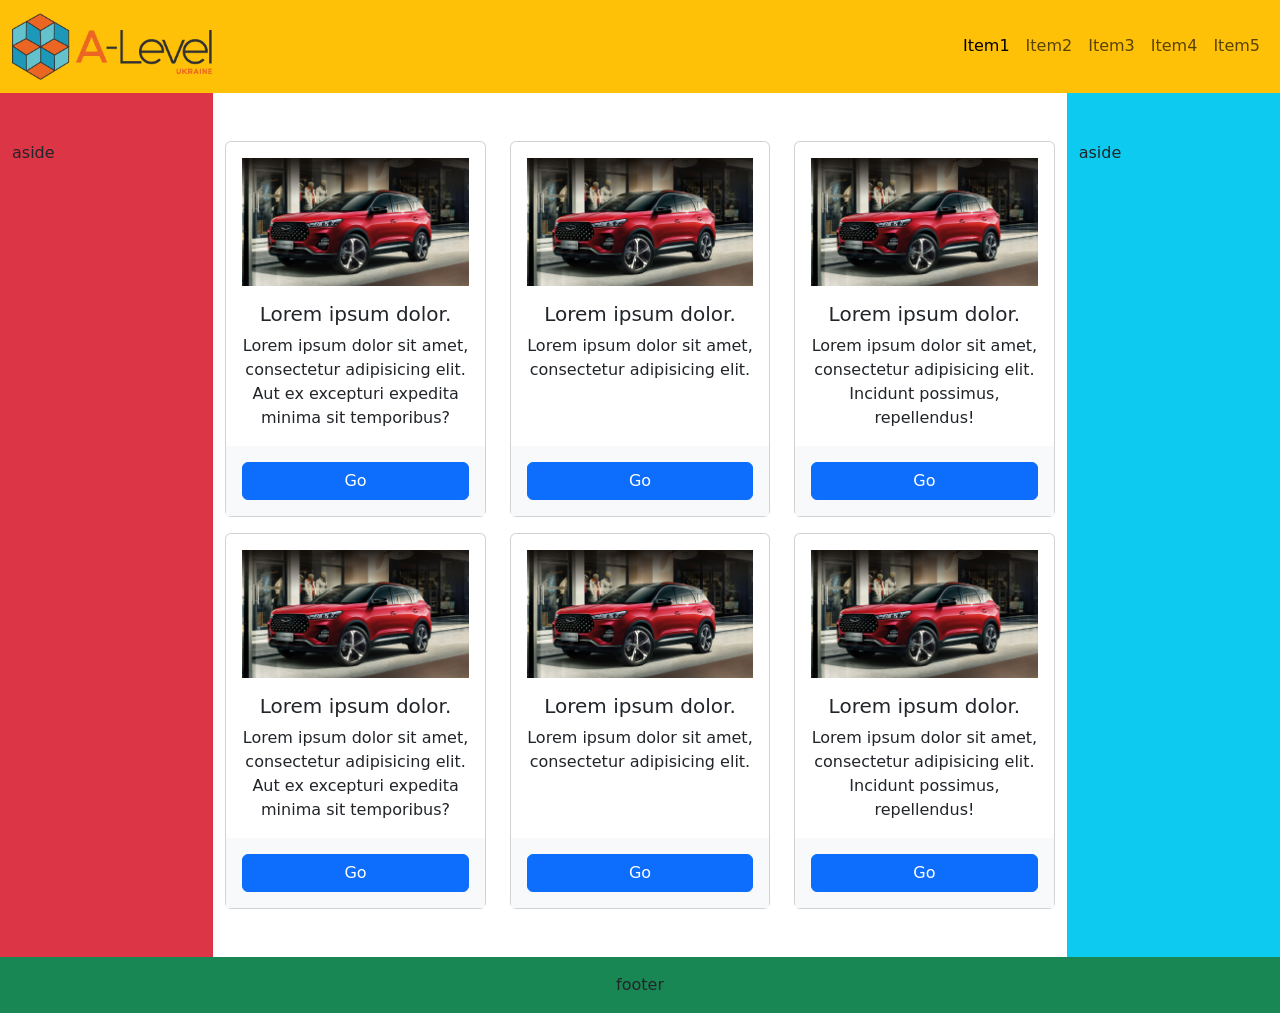
<file: index.html>
<!doctype html>
<html lang="en">
    <head>
        <meta charset="utf-8">
        <meta name="viewport" content="width=device-width, initial-scale=1">
        <link href="https://cdn.jsdelivr.net/npm/bootstrap@5.0.2/dist/css/bootstrap.min.css" rel="stylesheet"
              integrity="sha384-EVSTQN3/azprG1Anm3QDgpJLIm9Nao0Yz1ztcQTwFspd3yD65VohhpuuCOmLASjC"
              crossorigin="anonymous"
        >
        <title>homework 07</title>
    </head>
    <body class="d-flex flex-column min-vh-100">
        <header>
            <nav class="navbar navbar-expand-sm navbar-light bg-warning">
                <div class="container-fluid">
                    <a class="navbar-brand" href="#">
                        <img width="200" src="images/logo.png" alt="logo">
                    </a>
                    <button class="navbar-toggler" type="button" data-bs-toggle="collapse" data-bs-target="#navbarNav"
                            aria-controls="navbarNav" aria-expanded="false" aria-label="Toggle navigation">
                        <span class="navbar-toggler-icon"></span>
                    </button>
                    <div class="collapse navbar-collapse justify-content-end" id="navbarNav">
                        <ul class="navbar-nav">
                            <li class="nav-item">
                                <a class="nav-link active" aria-current="page" href="#">Item1</a>
                            </li>
                            <li class="nav-item">
                                <a class="nav-link" href="#">Item2</a>
                            </li>
                            <li class="nav-item">
                                <a class="nav-link" href="#">Item3</a>
                            </li>
                            <li class="nav-item">
                                <a class="nav-link" href="#">Item4</a>
                            </li>
                            <li class="nav-item">
                                <a class="nav-link" href="#">Item5</a>
                            </li>
                        </ul>
                    </div>
                </div>
            </nav>
        </header>

        <main class="container-fluid flex-fill d-flex flex-column">
            <div class="row flex-fill">
                <div class="col-lg-8 order-2 order-sm-1 order-lg-2 py-5">
                    <div class="row" style="margin-bottom: -1rem">
                        <div class="col-sm-6 col-lg-4 pb-3 d-flex">
                            <div class="card">
                                <img src="images/card-image.jpg" class="pt-3 px-3" alt="image">
                                <div class="card-body text-center">
                                    <h5 class="card-title">Lorem ipsum dolor.</h5>
                                    <p class="card-text">
                                        Lorem ipsum dolor sit amet, consectetur adipisicing elit. Aut ex
                                        excepturi expedita minima sit temporibus?
                                    </p>
                                </div>
                                <div class="p-3 bg-light">
                                    <a href="#" class="btn btn-primary w-100">Go</a>
                                </div>
                            </div>
                        </div>
                        <div class="col-sm-6 col-lg-4 pb-3 d-flex">
                            <div class="card ">
                                <img src="images/card-image.jpg" class="pt-3 px-3" alt="image">
                                <div class="card-body text-center">
                                    <h5 class="card-title">Lorem ipsum dolor.</h5>
                                    <p class="card-text">
                                        Lorem ipsum dolor sit amet, consectetur adipisicing elit.
                                    </p>
                                </div>
                                <div class="p-3 bg-light">
                                    <a href="#" class="btn btn-primary w-100">Go</a>
                                </div>
                            </div>
                        </div>
                        <div class="col-sm-6 col-lg-4 pb-3 d-flex">
                            <div class="card">
                                <img src="images/card-image.jpg" class="pt-3 px-3" alt="image">
                                <div class="card-body text-center">
                                    <h5 class="card-title">Lorem ipsum dolor.</h5>
                                    <p class="card-text">
                                        Lorem ipsum dolor sit amet, consectetur adipisicing elit. Incidunt possimus,
                                        repellendus!
                                    </p>
                                </div>
                                <div class="p-3 bg-light">
                                    <a href="#" class="btn btn-primary w-100">Go</a>
                                </div>
                            </div>
                        </div>
                        <div class="col-sm-6 col-lg-4 pb-3 d-flex">
                            <div class="card">
                                <img src="images/card-image.jpg" class="pt-3 px-3" alt="image">
                                <div class="card-body text-center">
                                    <h5 class="card-title">Lorem ipsum dolor.</h5>
                                    <p class="card-text">
                                        Lorem ipsum dolor sit amet, consectetur adipisicing elit. Aut ex
                                        excepturi expedita minima sit temporibus?
                                    </p>
                                </div>
                                <div class="p-3 bg-light">
                                    <a href="#" class="btn btn-primary w-100">Go</a>
                                </div>
                            </div>
                        </div>
                        <div class="col-sm-6 col-lg-4 pb-3 d-flex">
                            <div class="card ">
                                <img src="images/card-image.jpg" class="pt-3 px-3" alt="image">
                                <div class="card-body text-center">
                                    <h5 class="card-title">Lorem ipsum dolor.</h5>
                                    <p class="card-text">
                                        Lorem ipsum dolor sit amet, consectetur adipisicing elit.
                                    </p>
                                </div>
                                <div class="p-3 bg-light">
                                    <a href="#" class="btn btn-primary w-100">Go</a>
                                </div>
                            </div>
                        </div>
                        <div class="col-sm-6 col-lg-4 pb-3 d-flex">
                            <div class="card">
                                <img src="images/card-image.jpg" class="pt-3 px-3" alt="image">
                                <div class="card-body text-center">
                                    <h5 class="card-title">Lorem ipsum dolor.</h5>
                                    <p class="card-text">
                                        Lorem ipsum dolor sit amet, consectetur adipisicing elit. Incidunt possimus,
                                        repellendus!
                                    </p>
                                </div>
                                <div class="p-3 bg-light">
                                    <a href="#" class="btn btn-primary w-100">Go</a>
                                </div>
                            </div>
                        </div>
                    </div>
                </div>
                <aside class="col-sm-6 col-lg-2 order-1 order-sm-2 order-lg-1 bg-danger py-5">
                    aside
                </aside>
                <aside class="col-sm-6 col-lg-2 order-3 order-sm-3 order-lg-3 bg-info py-5">
                    aside
                </aside>
            </div>
        </main>

        <footer>
            <div class="container-fluid text-center bg-success p-3">
                footer
            </div>
        </footer>

        <script src="https://cdn.jsdelivr.net/npm/@popperjs/core@2.9.2/dist/umd/popper.min.js"
                integrity="sha384-IQsoLXl5PILFhosVNubq5LC7Qb9DXgDA9i+tQ8Zj3iwWAwPtgFTxbJ8NT4GN1R8p"
                crossorigin="anonymous">
        </script>
        <script src="https://cdn.jsdelivr.net/npm/bootstrap@5.0.2/dist/js/bootstrap.min.js"
                integrity="sha384-cVKIPhGWiC2Al4u+LWgxfKTRIcfu0JTxR+EQDz/bgldoEyl4H0zUF0QKbrJ0EcQF"
                crossorigin="anonymous">
        </script>
    </body>
</html>
</file>
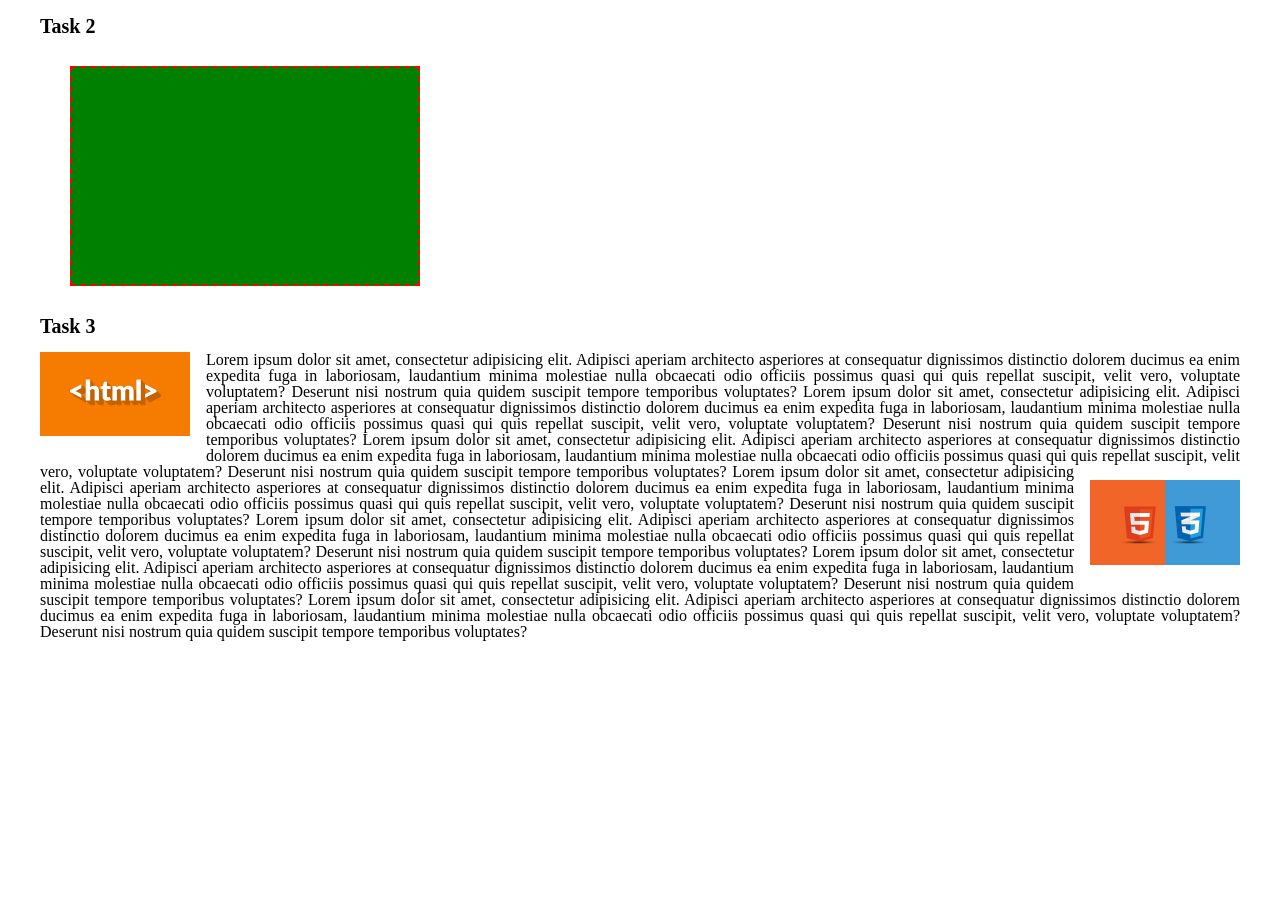
<file: app/index.html>
<!DOCTYPE html>
<html lang="zxx">

<head>
    <meta charset="UTF-8">
    <meta name="viewport" content="width=device-width, initial-scale=1.0">
    <title>Homework 03</title>
    <link rel="stylesheet" href="css/style.min.css">
</head>

<body>
<section class="container">
    <h2>Task 2</h2>
    <div class="box"></div>
</section>

<section class="container">
    <h2>Task 3</h2>
    <p>
        <img width="150" src="images/image.png" alt="image">
        Lorem ipsum dolor sit amet, consectetur adipisicing elit. Adipisci aperiam architecto asperiores at consequatur
        dignissimos distinctio dolorem ducimus ea enim expedita fuga in laboriosam, laudantium minima molestiae nulla
        obcaecati odio officiis possimus quasi qui quis repellat suscipit, velit vero, voluptate voluptatem? Deserunt
        nisi nostrum quia quidem suscipit tempore temporibus voluptates?
        Lorem ipsum dolor sit amet, consectetur adipisicing elit. Adipisci aperiam architecto asperiores at consequatur
        dignissimos distinctio dolorem ducimus ea enim expedita fuga in laboriosam, laudantium minima molestiae nulla
        obcaecati odio officiis possimus quasi qui quis repellat suscipit, velit vero, voluptate voluptatem? Deserunt
        nisi nostrum quia quidem suscipit tempore temporibus voluptates?
        Lorem ipsum dolor sit amet, consectetur adipisicing elit. Adipisci aperiam architecto asperiores at consequatur
        dignissimos distinctio dolorem ducimus ea enim expedita fuga in laboriosam, laudantium minima molestiae nulla
        obcaecati odio officiis possimus quasi qui quis repellat suscipit, velit vero, voluptate voluptatem? Deserunt
        nisi nostrum quia quidem suscipit tempore temporibus voluptates?
        <img width="150" src="images/image-2.png" alt="image-2">
        Lorem ipsum dolor sit amet, consectetur adipisicing elit. Adipisci aperiam architecto asperiores at consequatur
        dignissimos distinctio dolorem ducimus ea enim expedita fuga in laboriosam, laudantium minima molestiae nulla
        obcaecati odio officiis possimus quasi qui quis repellat suscipit, velit vero, voluptate voluptatem? Deserunt
        nisi nostrum quia quidem suscipit tempore temporibus voluptates?
        Lorem ipsum dolor sit amet, consectetur adipisicing elit. Adipisci aperiam architecto asperiores at consequatur
        dignissimos distinctio dolorem ducimus ea enim expedita fuga in laboriosam, laudantium minima molestiae nulla
        obcaecati odio officiis possimus quasi qui quis repellat suscipit, velit vero, voluptate voluptatem? Deserunt
        nisi nostrum quia quidem suscipit tempore temporibus voluptates?
        Lorem ipsum dolor sit amet, consectetur adipisicing elit. Adipisci aperiam architecto asperiores at consequatur
        dignissimos distinctio dolorem ducimus ea enim expedita fuga in laboriosam, laudantium minima molestiae nulla
        obcaecati odio officiis possimus quasi qui quis repellat suscipit, velit vero, voluptate voluptatem? Deserunt
        nisi nostrum quia quidem suscipit tempore temporibus voluptates?
        Lorem ipsum dolor sit amet, consectetur adipisicing elit. Adipisci aperiam architecto asperiores at consequatur
        dignissimos distinctio dolorem ducimus ea enim expedita fuga in laboriosam, laudantium minima molestiae nulla
        obcaecati odio officiis possimus quasi qui quis repellat suscipit, velit vero, voluptate voluptatem? Deserunt
        nisi nostrum quia quidem suscipit tempore temporibus voluptates?
    </p>
</section>
</body>
</html>
</file>
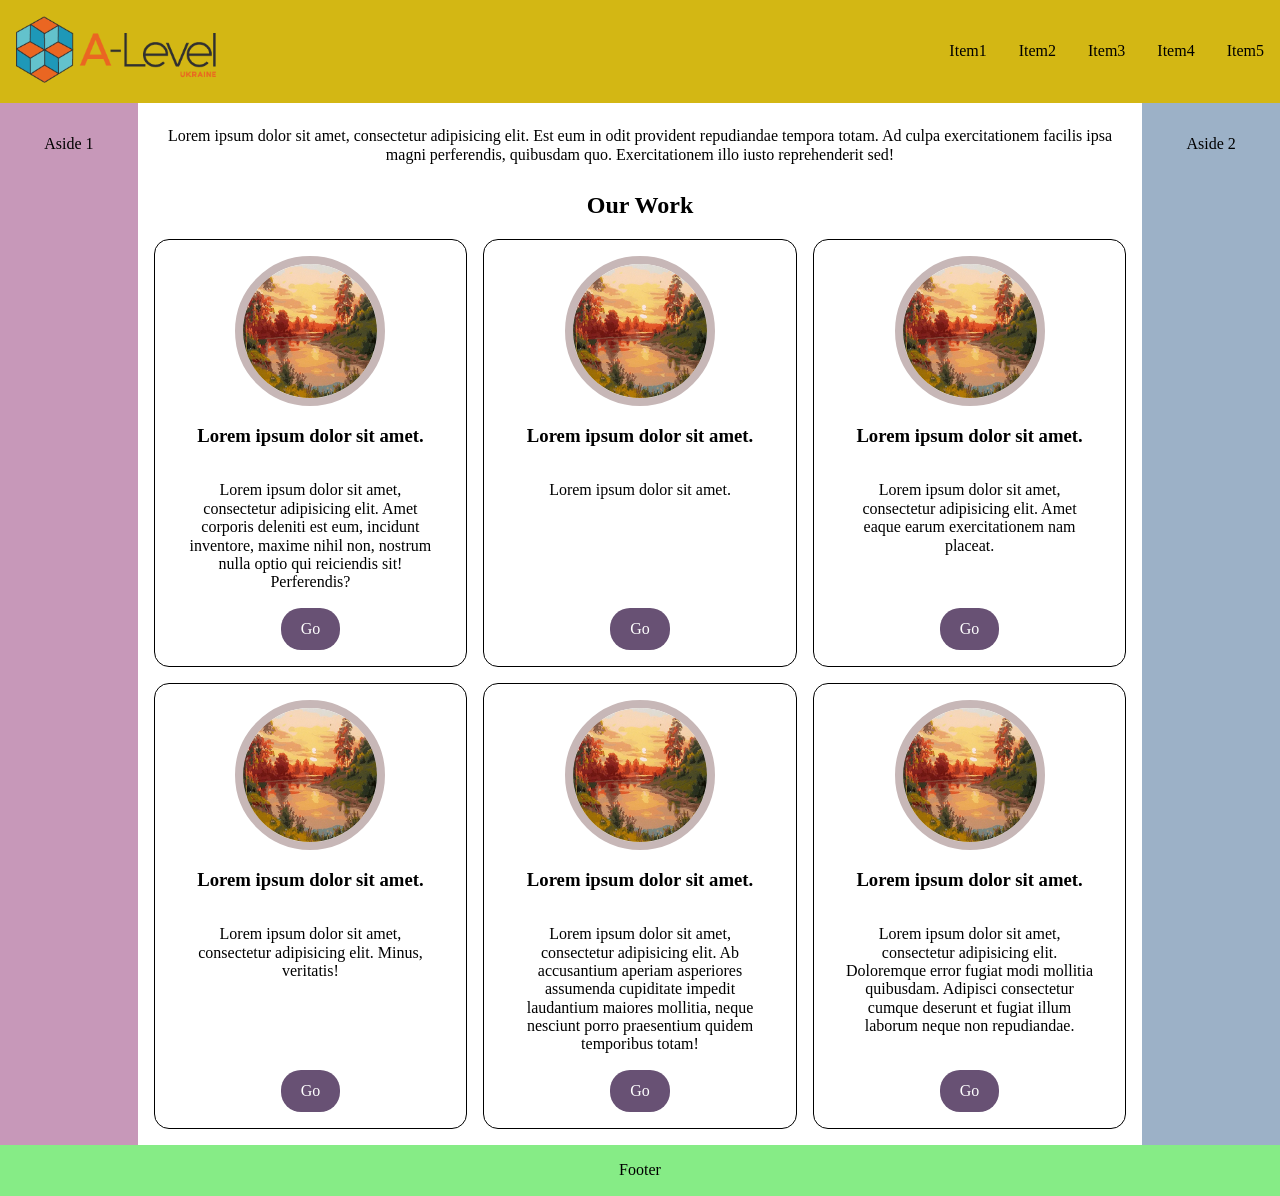
<file: markup/index.html>
<!doctype html>
<html lang="zxx">
    <head>
        <meta charset="UTF-8">
        <meta name="viewport"
              content="width=device-width, initial-scale=1.0">
        <meta http-equiv="X-UA-Compatible" content="ie=edge">
        <link rel="stylesheet" href="css/main.css">
        <title>Homework 06</title>
    </head>
    <body>
        <div id="wrapper">
            <header class="header">
                <div class="header__logo">
                    <a href="#">
                        <img src="images/logo.png" alt="logo">
                    </a>
                </div>

                <nav>
                    <input id="opener-checkbox" type="checkbox">
                    <label class="header__burger" for="opener-checkbox"><span></span></label>

                    <ul class="header__list">
                        <li class="header__item">
                            <a class="header__link" href="#">Item1</a>
                        </li>
                        <li class="header__item">
                            <a class="header__link" href="#">Item2</a>
                        </li>
                        <li class="header__item">
                            <a class="header__link" href="#">Item3</a>
                        </li>
                        <li class="header__item">
                            <a class="header__link" href="#">Item4</a>
                        </li>
                        <li class="header__item">
                            <a class="header__link" href="#">Item5</a>
                        </li>
                    </ul>
                </nav>
            </header>

            <main class="main">
                <div class="container">
                    <p>
                        Lorem ipsum dolor sit amet, consectetur adipisicing elit. Est eum in odit provident repudiandae
                        tempora totam. Ad culpa exercitationem facilis ipsa magni perferendis, quibusdam quo.
                        Exercitationem illo iusto reprehenderit sed!
                    </p>

                    <h2>Our Work</h2>
                    <div class="cards">
                        <div class="cards__item">
                            <div class="card">
                                <div class="card__image">
                                    <img src="images/image-1.jpg" alt="image">
                                </div>
                                <h3 class="card__title">Lorem ipsum dolor sit amet.</h3>
                                <p>
                                    Lorem ipsum dolor sit amet, consectetur adipisicing elit. Amet corporis deleniti est
                                    eum, incidunt inventore, maxime nihil non, nostrum nulla optio qui reiciendis sit!
                                    Perferendis?
                                </p>
                                <div class="card__button">
                                    <a class="button" href="#">Go</a>
                                </div>
                            </div>
                        </div>
                        <div class="cards__item">
                            <div class="card">
                                <div class="card__image">
                                    <img src="images/image-1.jpg" alt="image">
                                </div>
                                <h3 class="card__title">Lorem ipsum dolor sit amet.</h3>
                                <p>Lorem ipsum dolor sit amet.</p>
                                <div class="card__button">
                                    <a class="button" href="#">Go</a>
                                </div>
                            </div>
                        </div>
                        <div class="cards__item">
                            <div class="card">
                                <div class="card__image">
                                    <img src="images/image-1.jpg" alt="image">
                                </div>
                                <h3 class="card__title">Lorem ipsum dolor sit amet.</h3>
                                <p>
                                    Lorem ipsum dolor sit amet, consectetur adipisicing elit. Amet eaque earum
                                    exercitationem nam placeat.
                                </p>
                                <div class="card__button">
                                    <a class="button" href="#">Go</a>
                                </div>
                            </div>
                        </div>
                        <div class="cards__item">
                            <div class="card">
                                <div class="card__image">
                                    <img src="images/image-1.jpg" alt="image">
                                </div>
                                <h3 class="card__title">Lorem ipsum dolor sit amet.</h3>
                                <p>
                                    Lorem ipsum dolor sit amet, consectetur adipisicing elit. Minus, veritatis!
                                </p>
                                <div class="card__button">
                                    <a class="button" href="#">Go</a>
                                </div>
                            </div>
                        </div>
                        <div class="cards__item">
                            <div class="card">
                                <div class="card__image">
                                    <img src="images/image-1.jpg" alt="image">
                                </div>
                                <h3 class="card__title">Lorem ipsum dolor sit amet.</h3>
                                <p>
                                    Lorem ipsum dolor sit amet, consectetur adipisicing elit. Ab accusantium aperiam
                                    asperiores assumenda cupiditate impedit laudantium maiores mollitia, neque nesciunt
                                    porro praesentium quidem temporibus totam!
                                </p>
                                <div class="card__button">
                                    <a class="button" href="#">Go</a>
                                </div>
                            </div>
                        </div>
                        <div class="cards__item">
                            <div class="card">
                                <div class="card__image">
                                    <img src="images/image-1.jpg" alt="image">
                                </div>
                                <h3>Lorem ipsum dolor sit amet.</h3>
                                <p>
                                    Lorem ipsum dolor sit amet, consectetur adipisicing elit. Doloremque error fugiat
                                    modi mollitia quibusdam. Adipisci consectetur cumque deserunt et fugiat illum
                                    laborum neque non repudiandae.
                                </p>
                                <div class="card__button">
                                    <a class="button" href="#">Go</a>
                                </div>
                            </div>
                        </div>
                    </div>
                </div>

                <aside class="sidebar sidebar--left">
                    <p>Aside 1</p>
                </aside>
                <aside class="sidebar sidebar--right">
                    <p>Aside 2</p>
                </aside>
            </main>

            <footer class="footer">
                Footer
            </footer>
        </div>
    </body>
</html>
</file>
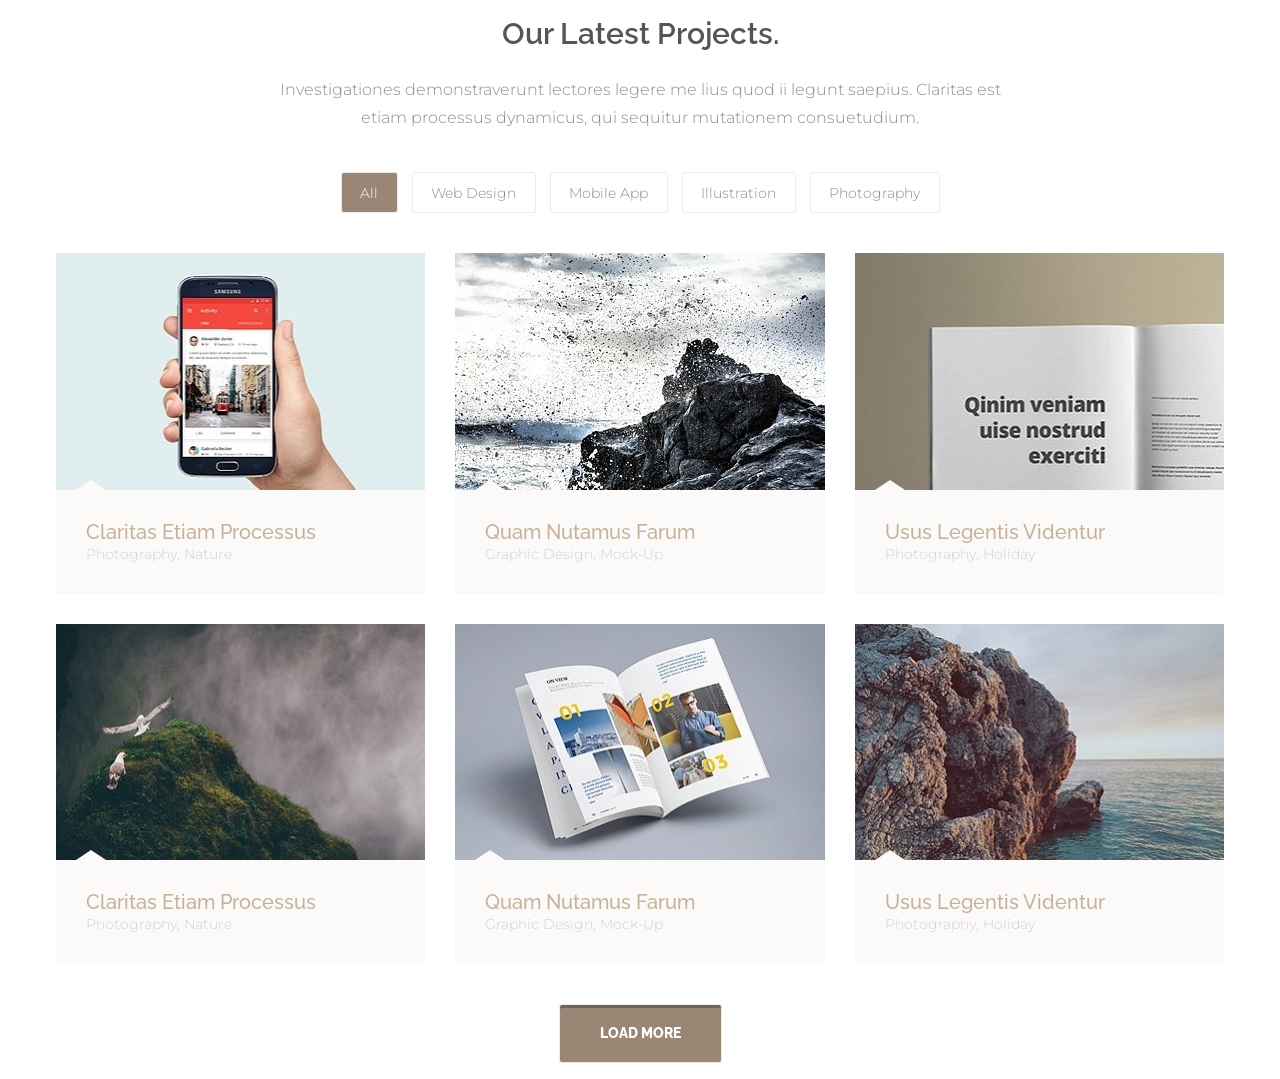
<file: markup02/index.html>
<!doctype html>
<html lang="zxx">
    <head>
        <meta charset="UTF-8">
        <meta name="viewport"
              content="width=device-width, initial-scale=1.0">
        <meta http-equiv="X-UA-Compatible" content="ie=edge">
        <link rel="stylesheet" href="css/main.css">
        <title>Homework 06</title>
    </head>
    <body>
        <main>
            <section id="wrapper">
                <div class="container">
                    <h1 class="title">Our Latest Projects.</h1>
                    <p class="subtitle">
                        Investigationes demonstraverunt lectores legere me lius quod ii legunt saepius. Claritas est
                        etiam
                        processus dynamicus, qui sequitur mutationem consuetudium.
                    </p>
                    <div class="filter-buttons">
                        <button class="filter-buttons__button filter-buttons__button--active">All</button>
                        <button class="filter-buttons__button">Web Design</button>
                        <button class="filter-buttons__button">Mobile App</button>
                        <button class="filter-buttons__button">Illustration</button>
                        <button class="filter-buttons__button">Photography</button>
                    </div>
                    <div class="cards">
                        <div class="cards__item">
                            <div class="card">
                                <div class="card__image">
                                    <img src="images/card-image-1.jpg" alt="image">
                                    <div class="icon-wrapper">
                                        <img class="card__icon" src="images/link-icon.png" alt="link">
                                        <img class="card__icon" src="images/loupe-icon.png" alt="loupe">
                                    </div>
                                </div>
                                <div class="card__body">
                                    <h3 class="card__title">Claritas Etiam Processus</h3>
                                    <h4 class="card__subtitle">Photography, Nature</h4>
                                </div>
                            </div>
                        </div>
                        <div class="cards__item">
                            <div class="card">
                                <div class="card__image">
                                    <img src="images/card-image-2.jpg" alt="image">
                                    <div class="icon-wrapper">
                                        <img class="card__icon" src="images/link-icon.png" alt="link">
                                        <img class="card__icon" src="images/loupe-icon.png" alt="loupe">
                                    </div>
                                </div>
                                <div class="card__body">
                                    <h3 class="card__title">Quam Nutamus Farum</h3>
                                    <h4 class="card__subtitle">Graphic Design, Mock-Up</h4>
                                </div>
                            </div>
                        </div>
                        <div class="cards__item">
                            <div class="card">
                                <div class="card__image">
                                    <img src="images/card-image-3.jpg" alt="image">
                                    <div class="icon-wrapper">
                                        <img class="card__icon" src="images/link-icon.png" alt="link">
                                        <img class="card__icon" src="images/loupe-icon.png" alt="loupe">
                                    </div>
                                </div>
                                <div class="card__body">
                                    <h3 class="card__title">Usus Legentis Videntur</h3>
                                    <h4 class="card__subtitle">Photography, Holiday</h4>
                                </div>
                            </div>
                        </div>
                        <div class="cards__item">
                            <div class="card">
                                <div class="card__image">
                                    <img src="images/card-image-4.jpg" alt="image">
                                    <div class="icon-wrapper">
                                        <img class="card__icon" src="images/link-icon.png" alt="link">
                                        <img class="card__icon" src="images/loupe-icon.png" alt="loupe">
                                    </div>
                                </div>
                                <div class="card__body">
                                    <h3 class="card__title">Claritas Etiam Processus</h3>
                                    <h4 class="card__subtitle">Photography, Nature</h4>
                                </div>
                            </div>
                        </div>
                        <div class="cards__item">
                            <div class="card">
                                <div class="card__image">
                                    <img src="images/card-image-5.jpg" alt="image">
                                    <div class="icon-wrapper">
                                        <img class="card__icon" src="images/link-icon.png" alt="link">
                                        <img class="card__icon" src="images/loupe-icon.png" alt="loupe">
                                    </div>
                                </div>
                                <div class="card__body">
                                    <h3 class="card__title">Quam Nutamus Farum</h3>
                                    <h4 class="card__subtitle">Graphic Design, Mock-Up</h4>
                                </div>
                            </div>
                        </div>
                        <div class="cards__item">
                            <div class="card">
                                <div class="card__image">
                                    <img src="images/card-image-6.jpg" alt="image">
                                    <div class="icon-wrapper">
                                        <img class="card__icon" src="images/link-icon.png" alt="link">
                                        <img class="card__icon" src="images/loupe-icon.png" alt="loupe">
                                    </div>
                                </div>
                                <div class="card__body">
                                    <h3 class="card__title">Usus Legentis Videntur</h3>
                                    <h4 class="card__subtitle">Photography, Holiday</h4>
                                </div>
                            </div>
                        </div>
                    </div>
                    <button class="button">Load More</button>
                </div>
            </section>
        </main>
    </body>
</html>
</file>
<file: markup/css/main.css>
.header__burger:before, .header__burger:after,
.header__burger span {
  position: absolute;
  top: 50%;
  left: 50%;
  transform: translate(-50%, -50%);
}

.header__list {
  list-style: none;
  margin: 0;
  padding: 0;
}

.footer, .card__image {
  display: flex;
  justify-content: center;
  align-items: center;
}

*,
*:before,
*:after {
  box-sizing: border-box;
}

/*! normalize.css v8.0.1 | MIT License | github.com/necolas/normalize.css */
/* Document
   ========================================================================== */
/**
 * 1. Correct the line height in all browsers.
 * 2. Prevent adjustments of font size after orientation changes in iOS.
 */
html {
  line-height: 1.15;
  /* 1 */
  -webkit-text-size-adjust: 100%;
  /* 2 */
}

/* Sections
   ========================================================================== */
/**
 * Remove the margin in all browsers.
 */
body {
  margin: 0;
}

/**
 * Render the `main` element consistently in IE.
 */
main {
  display: block;
}

/**
 * Correct the font size and margin on `h1` elements within `section` and
 * `article` contexts in Chrome, Firefox, and Safari.
 */
h1 {
  font-size: 2em;
  margin: 0.67em 0;
}

/* Grouping content
   ========================================================================== */
/**
 * 1. Add the correct box sizing in Firefox.
 * 2. Show the overflow in Edge and IE.
 */
hr {
  box-sizing: content-box;
  /* 1 */
  height: 0;
  /* 1 */
  overflow: visible;
  /* 2 */
}

/**
 * 1. Correct the inheritance and scaling of font size in all browsers.
 * 2. Correct the odd `em` font sizing in all browsers.
 */
pre {
  font-family: monospace, monospace;
  /* 1 */
  font-size: 1em;
  /* 2 */
}

/* Text-level semantics
   ========================================================================== */
/**
 * Remove the gray background on active links in IE 10.
 */
a {
  background-color: transparent;
}

/**
 * 1. Remove the bottom border in Chrome 57-
 * 2. Add the correct text decoration in Chrome, Edge, IE, Opera, and Safari.
 */
abbr[title] {
  border-bottom: none;
  /* 1 */
  text-decoration: underline;
  /* 2 */
  text-decoration: underline dotted;
  /* 2 */
}

/**
 * Add the correct font weight in Chrome, Edge, and Safari.
 */
b,
strong {
  font-weight: bolder;
}

/**
 * 1. Correct the inheritance and scaling of font size in all browsers.
 * 2. Correct the odd `em` font sizing in all browsers.
 */
code,
kbd,
samp {
  font-family: monospace, monospace;
  /* 1 */
  font-size: 1em;
  /* 2 */
}

/**
 * Add the correct font size in all browsers.
 */
small {
  font-size: 80%;
}

/**
 * Prevent `sub` and `sup` elements from affecting the line height in
 * all browsers.
 */
sub,
sup {
  font-size: 75%;
  line-height: 0;
  position: relative;
  vertical-align: baseline;
}

sub {
  bottom: -0.25em;
}

sup {
  top: -0.5em;
}

/* Embedded content
   ========================================================================== */
/**
 * Remove the border on images inside links in IE 10.
 */
img {
  border-style: none;
}

/* Forms
   ========================================================================== */
/**
 * 1. Change the font styles in all browsers.
 * 2. Remove the margin in Firefox and Safari.
 */
button,
input,
optgroup,
select,
textarea {
  font-family: inherit;
  /* 1 */
  font-size: 100%;
  /* 1 */
  line-height: 1.15;
  /* 1 */
  margin: 0;
  /* 2 */
}

/**
 * Show the overflow in IE.
 * 1. Show the overflow in Edge.
 */
button,
input {
  /* 1 */
  overflow: visible;
}

/**
 * Remove the inheritance of text transform in Edge, Firefox, and IE.
 * 1. Remove the inheritance of text transform in Firefox.
 */
button,
select {
  /* 1 */
  text-transform: none;
}

/**
 * Correct the inability to style clickable types in iOS and Safari.
 */
button,
[type=button],
[type=reset],
[type=submit] {
  -webkit-appearance: button;
}

/**
 * Remove the inner border and padding in Firefox.
 */
button::-moz-focus-inner,
[type=button]::-moz-focus-inner,
[type=reset]::-moz-focus-inner,
[type=submit]::-moz-focus-inner {
  border-style: none;
  padding: 0;
}

/**
 * Restore the focus styles unset by the previous rule.
 */
button:-moz-focusring,
[type=button]:-moz-focusring,
[type=reset]:-moz-focusring,
[type=submit]:-moz-focusring {
  outline: 1px dotted ButtonText;
}

/**
 * Correct the padding in Firefox.
 */
fieldset {
  padding: 0.35em 0.75em 0.625em;
}

/**
 * 1. Correct the text wrapping in Edge and IE.
 * 2. Correct the color inheritance from `fieldset` elements in IE.
 * 3. Remove the padding so developers are not caught out when they zero out
 *    `fieldset` elements in all browsers.
 */
legend {
  box-sizing: border-box;
  /* 1 */
  color: inherit;
  /* 2 */
  display: table;
  /* 1 */
  max-width: 100%;
  /* 1 */
  padding: 0;
  /* 3 */
  white-space: normal;
  /* 1 */
}

/**
 * Add the correct vertical alignment in Chrome, Firefox, and Opera.
 */
progress {
  vertical-align: baseline;
}

/**
 * Remove the default vertical scrollbar in IE 10+.
 */
textarea {
  overflow: auto;
}

/**
 * 1. Add the correct box sizing in IE 10.
 * 2. Remove the padding in IE 10.
 */
[type=checkbox],
[type=radio] {
  box-sizing: border-box;
  /* 1 */
  padding: 0;
  /* 2 */
}

/**
 * Correct the cursor style of increment and decrement buttons in Chrome.
 */
[type=number]::-webkit-inner-spin-button,
[type=number]::-webkit-outer-spin-button {
  height: auto;
}

/**
 * 1. Correct the odd appearance in Chrome and Safari.
 * 2. Correct the outline style in Safari.
 */
[type=search] {
  -webkit-appearance: textfield;
  /* 1 */
  outline-offset: -2px;
  /* 2 */
}

/**
 * Remove the inner padding in Chrome and Safari on macOS.
 */
[type=search]::-webkit-search-decoration {
  -webkit-appearance: none;
}

/**
 * 1. Correct the inability to style clickable types in iOS and Safari.
 * 2. Change font properties to `inherit` in Safari.
 */
::-webkit-file-upload-button {
  -webkit-appearance: button;
  /* 1 */
  font: inherit;
  /* 2 */
}

/* Interactive
   ========================================================================== */
/*
 * Add the correct display in Edge, IE 10+, and Firefox.
 */
details {
  display: block;
}

/*
 * Add the correct display in all browsers.
 */
summary {
  display: list-item;
}

/* Misc
   ========================================================================== */
/**
 * Add the correct display in IE 10+.
 */
template {
  display: none;
}

/**
 * Add the correct display in IE 10.
 */
[hidden] {
  display: none;
}

.button {
  display: inline-block;
  padding: 12px 20px;
  border-radius: 20px;
  border: 0;
  background-color: #685174;
  color: #fff;
  cursor: pointer;
  transition: 400ms;
  text-decoration: none;
}
.button:hover {
  background-color: #9668a8;
}

html,
body {
  min-width: 320px;
  max-width: 1920px;
  margin: 0 auto;
  min-height: 100vh;
}

.container {
  padding: 0 16px;
  text-align: center;
}
.container > p {
  padding: 8px;
}
@media (min-width: 1200px) {
  .container {
    order: 2;
  }
}

img {
  max-width: 100%;
  height: auto;
}

#wrapper {
  overflow: hidden;
  display: flex;
  flex-direction: column;
  min-height: 100vh;
}

@media (min-width: 1200px) {
  .main {
    display: flex;
    flex: 1 1 auto;
  }
}

.header {
  display: flex;
  justify-content: space-between;
  align-items: center;
  padding: 16px;
  background-color: #d3b714;
  position: relative;
}
.header__logo {
  width: 100px;
}
.header #opener-checkbox {
  display: none;
}
.header #opener-checkbox:checked ~ .header__list {
  transform: translateX(0);
}
.header #opener-checkbox:checked ~ .header__burger:before {
  transform: translate(-50%, -50%) rotate(45deg);
}
.header #opener-checkbox:checked ~ .header__burger span {
  opacity: 0;
}
.header #opener-checkbox:checked ~ .header__burger:after {
  transform: translate(-50%, -50%) rotate(-45deg);
}
.header__burger {
  display: inline-block;
  width: 30px;
  height: 30px;
  position: relative;
}
.header__burger:before, .header__burger:after,
.header__burger span {
  content: "";
  width: 100%;
  height: 4px;
  background-color: #000;
  transition: 400ms;
}
.header__burger:before {
  transform: translate(-50%, -15px);
}
.header__burger:after {
  transform: translate(-50%, 11px);
}
.header__list {
  padding: 8px 16px;
  background-color: #685174;
  position: absolute;
  top: 100%;
  left: 0;
  right: 0;
  transform: translateX(100%);
  transition: 400ms;
}
.header__item {
  padding: 0 0 8px 0;
}
.header__item:last-child {
  padding: 0;
}
.header__link {
  text-decoration: none;
  color: #fff;
  transition: all 400ms;
}
.header__link:hover {
  color: #fff;
  text-decoration: underline;
}
@media (min-width: 480px) {
  .header {
    padding: 16px;
  }
  .header__burger {
    display: none;
  }
  .header__list {
    padding: 0;
    position: static;
    background-color: inherit;
    display: flex;
    transform: translateX(0);
  }
  .header__link {
    color: #000;
  }
  .header__item {
    padding: 0 16px;
  }
  .header__item:last-child {
    padding: 0 0 0 16px;
  }
}
@media (min-width: 768px) {
  .header__logo {
    width: 200px;
  }
}

.cards__item {
  margin-bottom: 16px;
}
@media (min-width: 768px) {
  .cards {
    display: flex;
    flex-wrap: wrap;
    margin: 0 -8px -16px -8px;
  }
  .cards__item {
    padding: 0 8px 0 8px;
    width: 50%;
  }
}
@media (min-width: 1200px) {
  .cards {
    margin: 0 -8px 0 -8px;
  }
  .cards__item {
    flex-basis: calc(100% / 3);
  }
}

.card {
  display: flex;
  flex-direction: column;
  border: 1px solid #000;
  border-radius: 15px;
  height: 100%;
  padding: 16px 32px;
}
.card__image {
  margin: 0 auto;
  border: 8px solid #c7b7b7;
  border-radius: 50%;
  overflow: hidden;
  height: 150px;
  width: 150px;
}
.card__image:hover img {
  transform: scale(1.9);
}
.card__image img {
  transition: 400ms;
  transform: scale(1.6);
}
.card__button {
  margin-top: auto;
}

.sidebar {
  padding: 16px;
  text-align: center;
}
.sidebar:last-child {
  margin: 0 0 16px 0;
}
@media (min-width: 768px) {
  .sidebar {
    float: left;
    width: 50%;
    margin: 16px 0 0 0;
  }
  .sidebar:last-child {
    margin: 16px 0 16px 0;
  }
}
@media (min-width: 1200px) {
  .sidebar {
    margin: 0;
  }
  .sidebar:last-child {
    margin: 0;
  }
}

.sidebar--left {
  background-color: #c798b9;
}
@media (min-width: 1200px) {
  .sidebar--left {
    order: 1;
  }
}

.sidebar--right {
  background-color: #9cb1c7;
}
@media (min-width: 1200px) {
  .sidebar--right {
    order: 3;
  }
}

.footer {
  width: 100%;
  background-color: #86ec86;
  padding: 16px;
  margin-top: auto;
}

/*# sourceMappingURL=main.css.map */
</file>
<file: markup02/css/main.css>
@import url("https://fonts.googleapis.com/css2?family=Montserrat:wght@300&family=Raleway:wght@500;600;800&display=swap");
.card .icon-wrapper {
  position: absolute;
  top: 50%;
  left: 50%;
  transform: translate(-50%, -50%);
}

.card .icon-wrapper {
  display: flex;
  justify-content: center;
  align-items: center;
}

*,
*:before,
*:after {
  box-sizing: border-box;
}

/*! normalize.css v8.0.1 | MIT License | github.com/necolas/normalize.css */
/* Document
   ========================================================================== */
/**
 * 1. Correct the line height in all browsers.
 * 2. Prevent adjustments of font size after orientation changes in iOS.
 */
html {
  line-height: 1.15;
  /* 1 */
  -webkit-text-size-adjust: 100%;
  /* 2 */
}

/* Sections
   ========================================================================== */
/**
 * Remove the margin in all browsers.
 */
body {
  margin: 0;
}

/**
 * Render the `main` element consistently in IE.
 */
main {
  display: block;
}

/**
 * Correct the font size and margin on `h1` elements within `section` and
 * `article` contexts in Chrome, Firefox, and Safari.
 */
h1 {
  font-size: 2em;
  margin: 0.67em 0;
}

/* Grouping content
   ========================================================================== */
/**
 * 1. Add the correct box sizing in Firefox.
 * 2. Show the overflow in Edge and IE.
 */
hr {
  box-sizing: content-box;
  /* 1 */
  height: 0;
  /* 1 */
  overflow: visible;
  /* 2 */
}

/**
 * 1. Correct the inheritance and scaling of font size in all browsers.
 * 2. Correct the odd `em` font sizing in all browsers.
 */
pre {
  font-family: monospace, monospace;
  /* 1 */
  font-size: 1em;
  /* 2 */
}

/* Text-level semantics
   ========================================================================== */
/**
 * Remove the gray background on active links in IE 10.
 */
a {
  background-color: transparent;
}

/**
 * 1. Remove the bottom border in Chrome 57-
 * 2. Add the correct text decoration in Chrome, Edge, IE, Opera, and Safari.
 */
abbr[title] {
  border-bottom: none;
  /* 1 */
  text-decoration: underline;
  /* 2 */
  text-decoration: underline dotted;
  /* 2 */
}

/**
 * Add the correct font weight in Chrome, Edge, and Safari.
 */
b,
strong {
  font-weight: bolder;
}

/**
 * 1. Correct the inheritance and scaling of font size in all browsers.
 * 2. Correct the odd `em` font sizing in all browsers.
 */
code,
kbd,
samp {
  font-family: monospace, monospace;
  /* 1 */
  font-size: 1em;
  /* 2 */
}

/**
 * Add the correct font size in all browsers.
 */
small {
  font-size: 80%;
}

/**
 * Prevent `sub` and `sup` elements from affecting the line height in
 * all browsers.
 */
sub,
sup {
  font-size: 75%;
  line-height: 0;
  position: relative;
  vertical-align: baseline;
}

sub {
  bottom: -0.25em;
}

sup {
  top: -0.5em;
}

/* Embedded content
   ========================================================================== */
/**
 * Remove the border on images inside links in IE 10.
 */
img {
  border-style: none;
}

/* Forms
   ========================================================================== */
/**
 * 1. Change the font styles in all browsers.
 * 2. Remove the margin in Firefox and Safari.
 */
button,
input,
optgroup,
select,
textarea {
  font-family: inherit;
  /* 1 */
  font-size: 100%;
  /* 1 */
  line-height: 1.15;
  /* 1 */
  margin: 0;
  /* 2 */
}

/**
 * Show the overflow in IE.
 * 1. Show the overflow in Edge.
 */
button,
input {
  /* 1 */
  overflow: visible;
}

/**
 * Remove the inheritance of text transform in Edge, Firefox, and IE.
 * 1. Remove the inheritance of text transform in Firefox.
 */
button,
select {
  /* 1 */
  text-transform: none;
}

/**
 * Correct the inability to style clickable types in iOS and Safari.
 */
button,
[type=button],
[type=reset],
[type=submit] {
  -webkit-appearance: button;
}

/**
 * Remove the inner border and padding in Firefox.
 */
button::-moz-focus-inner,
[type=button]::-moz-focus-inner,
[type=reset]::-moz-focus-inner,
[type=submit]::-moz-focus-inner {
  border-style: none;
  padding: 0;
}

/**
 * Restore the focus styles unset by the previous rule.
 */
button:-moz-focusring,
[type=button]:-moz-focusring,
[type=reset]:-moz-focusring,
[type=submit]:-moz-focusring {
  outline: 1px dotted ButtonText;
}

/**
 * Correct the padding in Firefox.
 */
fieldset {
  padding: 0.35em 0.75em 0.625em;
}

/**
 * 1. Correct the text wrapping in Edge and IE.
 * 2. Correct the color inheritance from `fieldset` elements in IE.
 * 3. Remove the padding so developers are not caught out when they zero out
 *    `fieldset` elements in all browsers.
 */
legend {
  box-sizing: border-box;
  /* 1 */
  color: inherit;
  /* 2 */
  display: table;
  /* 1 */
  max-width: 100%;
  /* 1 */
  padding: 0;
  /* 3 */
  white-space: normal;
  /* 1 */
}

/**
 * Add the correct vertical alignment in Chrome, Firefox, and Opera.
 */
progress {
  vertical-align: baseline;
}

/**
 * Remove the default vertical scrollbar in IE 10+.
 */
textarea {
  overflow: auto;
}

/**
 * 1. Add the correct box sizing in IE 10.
 * 2. Remove the padding in IE 10.
 */
[type=checkbox],
[type=radio] {
  box-sizing: border-box;
  /* 1 */
  padding: 0;
  /* 2 */
}

/**
 * Correct the cursor style of increment and decrement buttons in Chrome.
 */
[type=number]::-webkit-inner-spin-button,
[type=number]::-webkit-outer-spin-button {
  height: auto;
}

/**
 * 1. Correct the odd appearance in Chrome and Safari.
 * 2. Correct the outline style in Safari.
 */
[type=search] {
  -webkit-appearance: textfield;
  /* 1 */
  outline-offset: -2px;
  /* 2 */
}

/**
 * Remove the inner padding in Chrome and Safari on macOS.
 */
[type=search]::-webkit-search-decoration {
  -webkit-appearance: none;
}

/**
 * 1. Correct the inability to style clickable types in iOS and Safari.
 * 2. Change font properties to `inherit` in Safari.
 */
::-webkit-file-upload-button {
  -webkit-appearance: button;
  /* 1 */
  font: inherit;
  /* 2 */
}

/* Interactive
   ========================================================================== */
/*
 * Add the correct display in Edge, IE 10+, and Firefox.
 */
details {
  display: block;
}

/*
 * Add the correct display in all browsers.
 */
summary {
  display: list-item;
}

/* Misc
   ========================================================================== */
/**
 * Add the correct display in IE 10+.
 */
template {
  display: none;
}

/**
 * Add the correct display in IE 10.
 */
[hidden] {
  display: none;
}

img {
  width: 100%;
  max-width: 100%;
  height: auto;
}

body {
  max-width: 1920px;
  min-width: 320px;
  margin: 0 auto;
  font-family: "Montserrat", sans-serif;
}

.container {
  margin: 0 auto;
  max-width: 1200px;
  min-width: 320px;
  padding: 16px;
}

#wrapper {
  overflow: hidden;
}

.title {
  font-family: "Raleway", sans-serif;
  font-size: 30px;
  line-height: 1.2;
  font-weight: 600;
  color: #555555;
  text-align: center;
  margin: 0 0 24px 0;
}

.subtitle {
  font-family: "Montserrat", sans-serif;
  font-size: 16px;
  line-height: 28px;
  font-weight: 300;
  color: #8c8c8c;
  text-align: center;
  margin: 0;
}
@media (min-width: 1200px) {
  .subtitle {
    padding: 0 200px;
  }
}

.filter-buttons {
  display: flex;
  flex-wrap: wrap;
  justify-content: space-between;
  margin: 40px 0 40px 0;
}
.filter-buttons__button {
  background-color: rgba(17, 17, 17, 0);
  border: 1px solid #ebebeb;
  border-radius: 3px;
  font-family: "Montserrat", sans-serif;
  font-size: 14px;
  line-height: 21px;
  font-weight: 300;
  color: #8c8c8c;
  padding: 10px 19px 8px 18px;
  transition: 500ms;
  flex-basis: calc(100% / 3);
}
.filter-buttons__button:hover {
  background-color: #998675;
  color: #ffffff;
}
.filter-buttons__button:last-child {
  margin: 0;
}
.filter-buttons__button--active {
  background-color: #998675;
  color: #ffffff;
}
@media (min-width: 768px) {
  .filter-buttons {
    display: block;
    text-align: center;
  }
  .filter-buttons__button {
    margin: 0 10px 0 0;
  }
}

.button {
  font-family: "Raleway", sans-serif;
  background-color: #998675;
  box-shadow: inset 0px 3px 0px 0px #736357;
  border-radius: 3px;
  font-size: 14px;
  line-height: 23px;
  font-weight: 800;
  text-transform: uppercase;
  color: #ffffff;
  border: 1px solid #ebebeb;
  padding: 17px 40px;
  display: block;
  margin: 0 auto;
}

.cards__item {
  margin: 0 0 30px 0;
}
@media (min-width: 768px) {
  .cards {
    display: flex;
    flex-wrap: wrap;
    margin: 0 -15px 10px -15px;
  }
  .cards__item {
    padding: 0 15px 30px 15px;
    flex-basis: 50%;
    margin: 0;
  }
}
@media (min-width: 1200px) {
  .cards__item {
    flex-basis: calc(100% / 3);
  }
}

.card__image {
  position: relative;
}
.card__image img {
  display: block;
}
.card__image:before {
  content: "";
  position: absolute;
  top: 0;
  left: 0;
  right: 0;
  bottom: 0;
  transition: 500ms;
  opacity: 0;
  visibility: hidden;
  background-color: rgba(17, 17, 17, 0.7);
}
.card__icon {
  width: 26px;
  height: 26px;
  margin: 0 14px 0 14px;
  opacity: 0;
  visibility: hidden;
  transition: 500ms;
}
.card__body {
  background-color: #fbfaf8;
  padding: 30px;
  transition: 500ms;
  position: relative;
  text-overflow: ellipsis;
}
.card__body:before {
  transition: 500ms;
  content: "";
  position: absolute;
  top: 0;
  left: 20px;
  width: 0;
  height: 0;
  border-style: solid;
  border-width: 0 15px 10px 15px;
  border-color: transparent transparent #fbfaf8 transparent;
  transform: translateY(-100%);
}
.card__title {
  font-family: "Raleway", sans-serif;
  font-size: 20px;
  line-height: 1.2;
  font-weight: 500;
  color: #c7b299;
  margin: 0;
}
.card__subtitle {
  font-family: "Montserrat", sans-serif;
  font-size: 14px;
  line-height: 20px;
  font-weight: 300;
  color: #d1d1d1;
  margin: 0;
}
.card:hover .card__image:before {
  opacity: 1;
  visibility: visible;
}
.card:hover .card__icon {
  opacity: 1;
  visibility: visible;
}
.card:hover .card__body {
  background-color: #362f2d;
}
.card:hover .card__body:before {
  border-color: transparent transparent #362f2d transparent;
}
.card:hover .card__title {
  color: #ffffff;
}
.card:hover .card__subtitle {
  color: #c7b299;
}

/*# sourceMappingURL=main.css.map */
</file>
<file: app/css/style.min.css>
*,*:before,*:after{-webkit-box-sizing:border-box;box-sizing:border-box}html,body,div,span,applet,object,iframe,h1,h2,h3,h4,h5,h6,p,blockquote,pre,a,abbr,acronym,address,big,cite,code,del,dfn,em,img,ins,kbd,q,s,samp,small,strike,strong,sub,sup,tt,var,b,u,i,center,dl,dt,dd,ol,ul,li,fieldset,form,label,legend,table,caption,tbody,tfoot,thead,tr,th,td,article,aside,canvas,details,embed,figure,figcaption,footer,header,hgroup,menu,nav,output,ruby,section,summary,time,mark,audio,video{margin:0;padding:0;border:0;font-size:100%;font:inherit;vertical-align:baseline}article,aside,details,figcaption,figure,footer,header,hgroup,menu,nav,section{display:block}body{line-height:1}ol,ul{list-style:none}blockquote,q{quotes:none}blockquote:before,blockquote:after,q:before,q:after{content:'';content:none}table{border-collapse:collapse;border-spacing:0}h2{font-size:20px;font-weight:bold;margin:16px 0 16px 0}.box{width:350px;height:220px;padding:15px 10px 20px 10px;margin:30px;border:2px dashed red;background-color:green}.container{width:100%;max-width:1200px;margin:16px auto}p{text-align:justify}p img:first-child{float:left;margin:0 16px 16px 0}p img:last-child{float:right;margin:16px 0 16px 16px}
</file>
